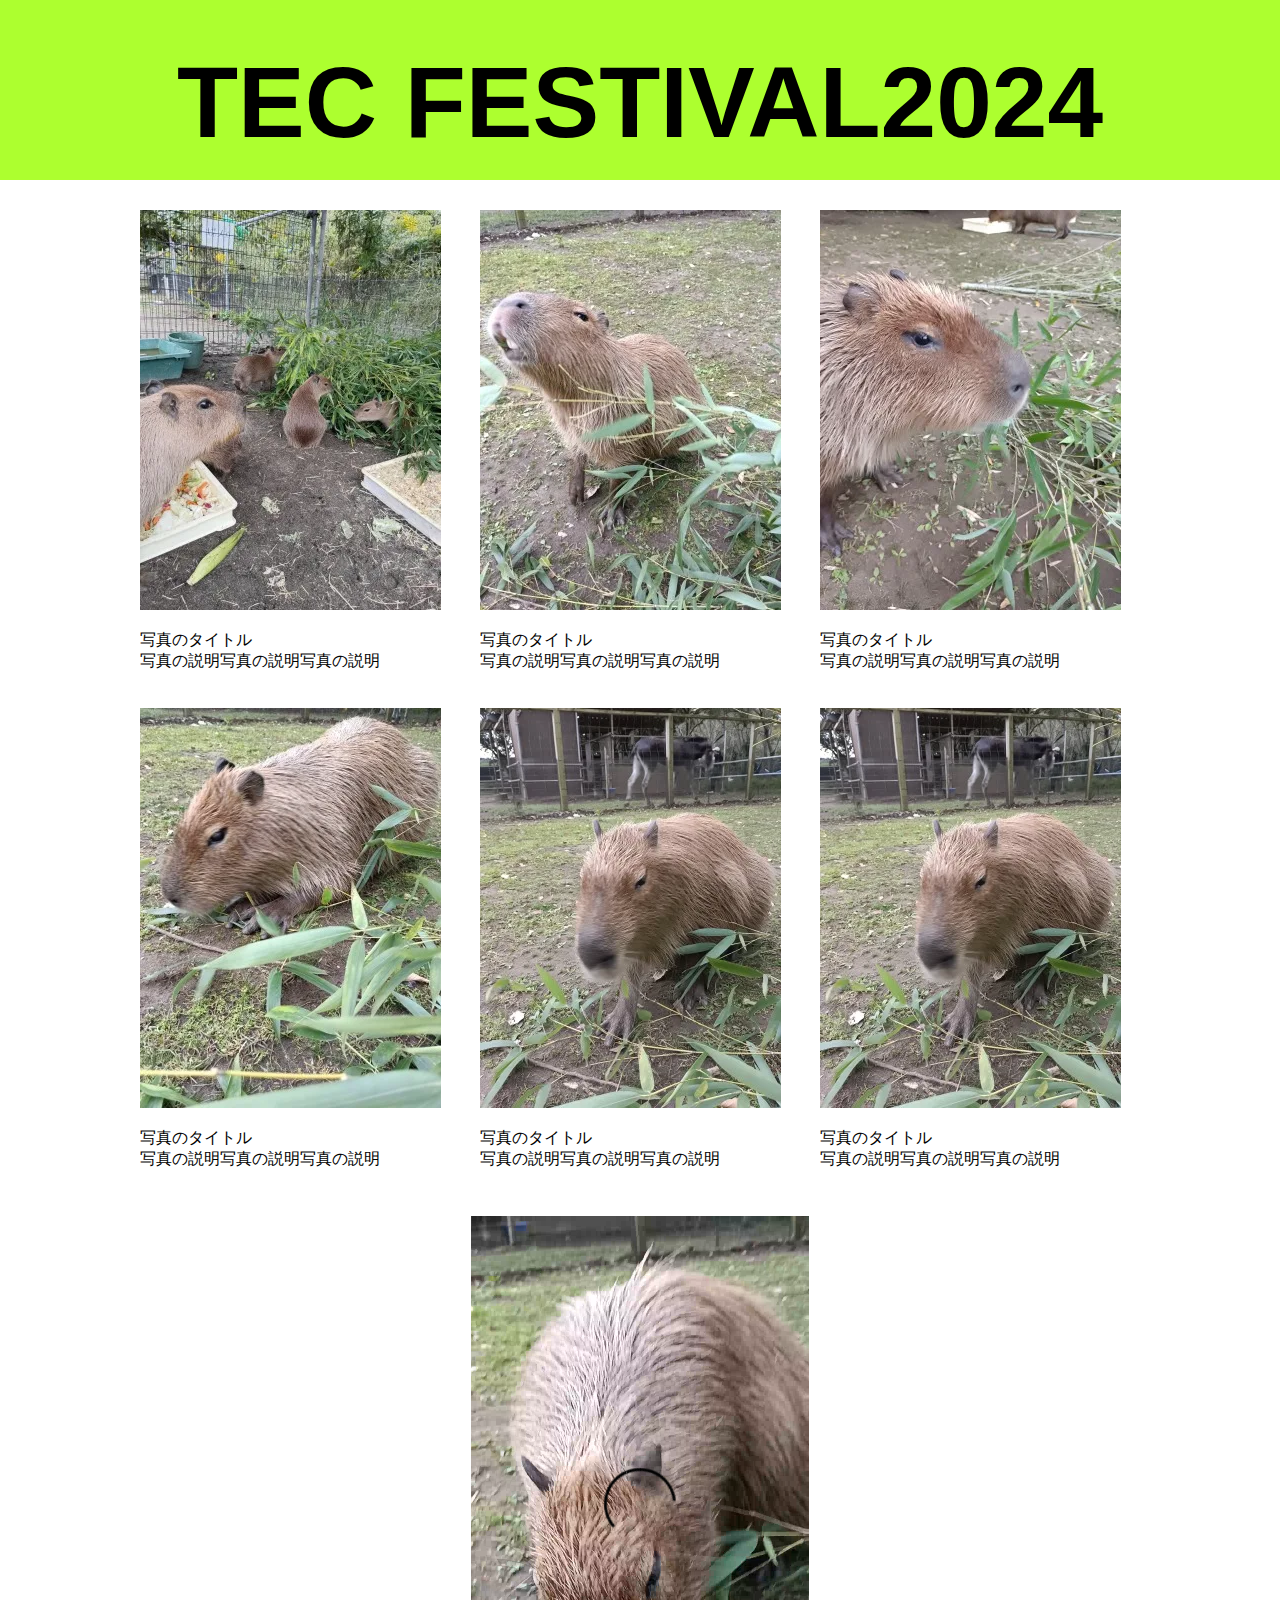
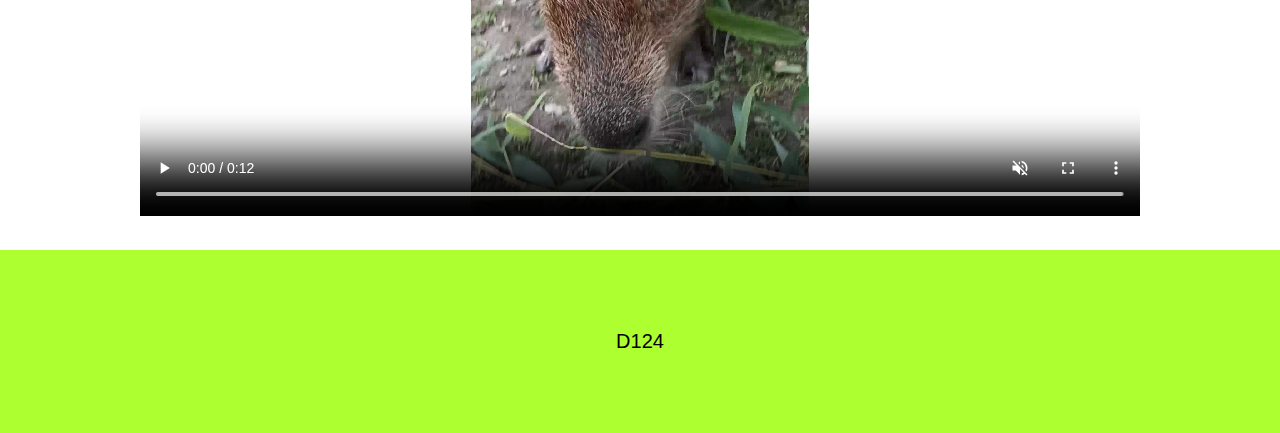
<file: index.html>
<!DOCTYPE html>
<html lang="ja">
<head>
    <meta charset="UTF-8">
    <meta name="viewport" content="width=device-width, initial-scale=1.0">
    <title>学園祭思い出サイト</title>
    <link rel="stylesheet" href="css/style.css">
</head>
<body>
    
    <!-- ヘッダー -->
    <header class="text">TEC FESTIVAL2024</header>

    <!-- メイン -->
    <main>
        <!-- 写真 -->
        <div class="items">
            <div class="item">
                <img src="image/img1.webp" alt="">
                <p>
                    写真のタイトル<br>
                    写真の説明写真の説明写真の説明
                </p>
            </div>
            <div class="item">
                <img src="image/img2.webp" alt="">
                <p>
                    写真のタイトル<br>
                    写真の説明写真の説明写真の説明
                </p>
            </div>
            <div class="item">
                <img src="image/img3.webp" alt="">
                <p>
                    写真のタイトル<br>
                    写真の説明写真の説明写真の説明
                </p>
            </div>
            <div class="item">
                <img src="image/img4.webp" alt="">
                <p>
                    写真のタイトル<br>
                    写真の説明写真の説明写真の説明
                </p>
            </div>
            <div class="item">
                <img src="image/img5.webp" alt="">
                <p>
                    写真のタイトル<br>
                    写真の説明写真の説明写真の説明
                </p>
            </div>
            <div class="item">
                <img src="image/img5.webp" alt="">
                <p>
                    写真のタイトル<br>
                    写真の説明写真の説明写真の説明
                </p>
            </div>
        </div>

        <!-- 動画 -->
        <div class="video">
            <video src="image/video.mp4" controls autoplay muted loop playsinline></video>
        </div>
    </main>

    <!-- フッター -->
    <footer>D124</footer>

</body>
</html>
</file>
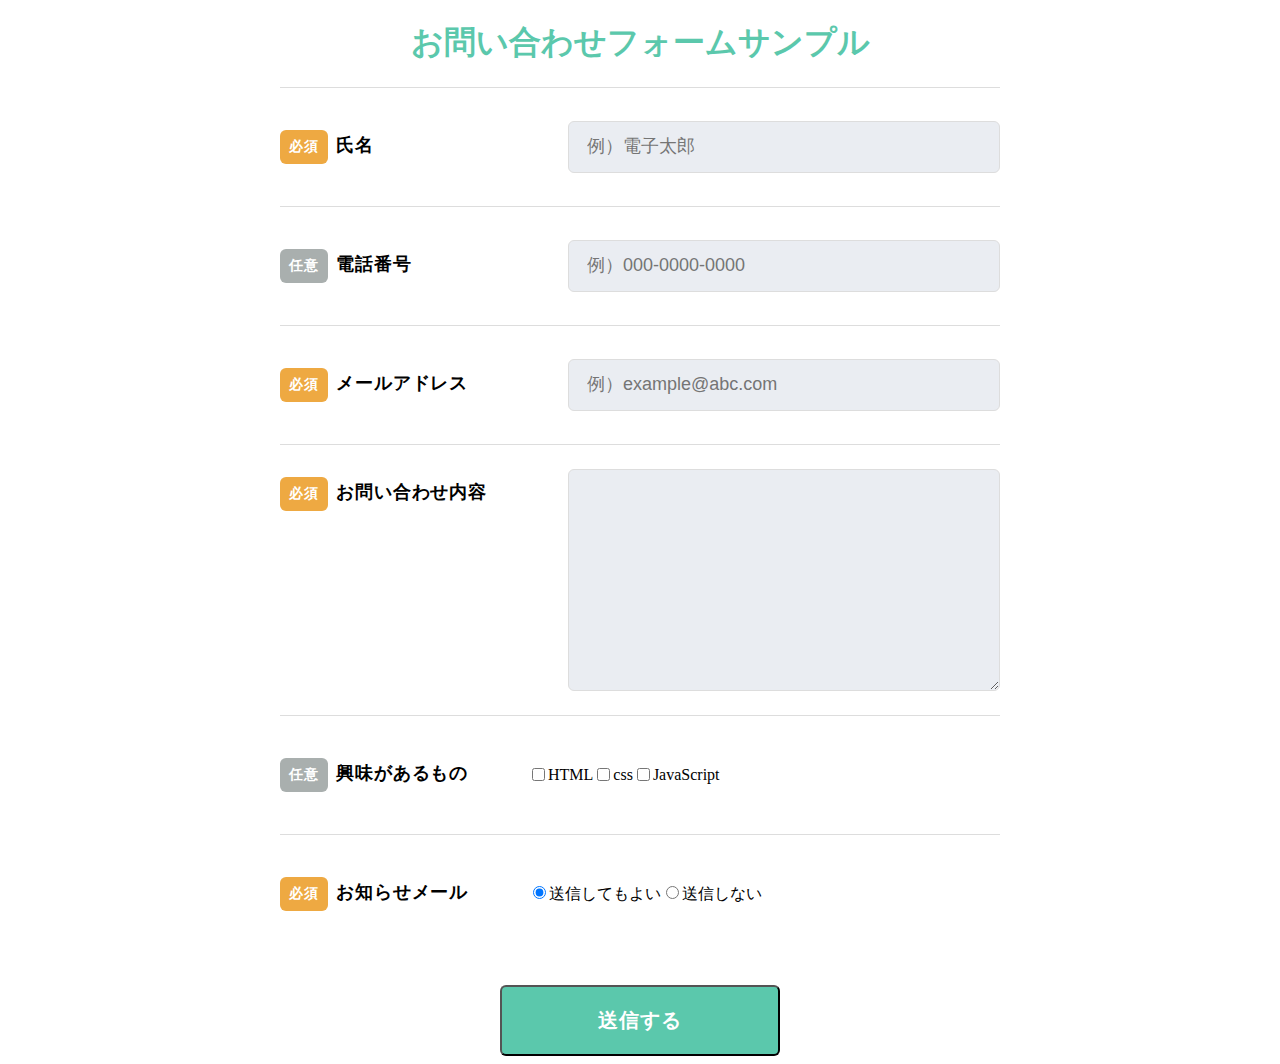
<file: form.html>
<!DOCTYPE html>
<html lang="ja">

<head>
    <meta charset="UTF-8">
    <meta http-equiv="X-UA-Compatible" content="IE=edge">
    <meta name="viewport" content="width=device-width, initial-scale=1.0">
    <title>お問い合わせ</title>
    <style>
        h1{
            text-align: center;
            color: #5bc8ac;
        }
        .Form {
            margin: 0 auto;
            max-width: 720px;
        }

        .Form-Item {
            border-top: 1px solid #ddd;
            padding-top: 24px;
            padding-bottom: 24px;
            width: 100%;
            display: flex;
            align-items: center;
            margin: 0 auto;
        }

        .Form-Item-Label {
            width: 100%;
            max-width: 248px;
            letter-spacing: 0.05em;
            font-weight: bold;
            font-size: 18px;
        }

        .Form-Item-Label.isMsg {
            margin-top: 8px;
            margin-bottom: auto;
        }

        .Form-Item-Label-Required {
            border-radius: 6px;
            margin-right: 8px;
            padding-top: 8px;
            padding-bottom: 8px;
            width: 48px;
            display: inline-block;
            text-align: center;
            background: rgb(238, 169, 66);
            color: #fff;
            font-size: 14px;
        }

        .Form-Item-Input {
            border: 1px solid #ddd;
            border-radius: 6px;
            margin-left: 40px;
            padding-left: 1em;
            padding-right: 1em;
            height: 48px;
            flex: 1;
            width: 100%;
            max-width: 410px;
            background: #eaedf2;
            font-size: 18px;
        }

        .Form-Item-Textarea {
            border: 1px solid #ddd;
            border-radius: 6px;
            margin-left: 40px;
            padding-left: 1em;
            padding-right: 1em;
            height: 216px;
            flex: 1;
            width: 100%;
            max-width: 410px;
            background: #eaedf2;
            font-size: 18px;
        }

        .Form-Btn {
            border-radius: 6px;
            margin-top: 32px;
            margin-left: auto;
            margin-right: auto;
            padding-top: 20px;
            padding-bottom: 20px;
            width: 280px;
            display: block;
            letter-spacing: 0.05em;
            background: #5bc8ac;
            color: #fff;
            font-weight: bold;
            font-size: 20px;
        }

        .Form-Btn-Free{
            background-color: #a9afae;
        }
    </style>
</head>

<body>
    <h1>お問い合わせフォームサンプル</h1>
    <form action="#" method="post">
        <div class="Form">
            <div class="Form-Item">
                <p class="Form-Item-Label"><span class="Form-Item-Label-Required">必須</span>氏名</p>
                <input type="text" name="name" class="Form-Item-Input" placeholder="例）電子太郎" required>
            </div>
            <div class="Form-Item">
                <p class="Form-Item-Label"><span class="Form-Item-Label-Required Form-Btn-Free">任意</span>電話番号</p>
                <input type="text" name="tel" class="Form-Item-Input" placeholder="例）000-0000-0000">
            </div>
            <div class="Form-Item">
                <p class="Form-Item-Label"><span class="Form-Item-Label-Required">必須</span>メールアドレス</p>
                <input type="email" name="mail" class="Form-Item-Input" placeholder="例）example@abc.com" required>
            </div>
            <div class="Form-Item">
                <p class="Form-Item-Label isMsg"><span class="Form-Item-Label-Required">必須</span>お問い合わせ内容</p>
                <textarea class="Form-Item-Textarea" name="inquiry" required></textarea>
            </div>
            <div class="Form-Item">
                <p class="Form-Item-Label"><span class="Form-Item-Label-Required Form-Btn-Free">任意</span>興味があるもの</p>
                <input type="checkbox" id="HTML" name="interest" value="HTML">
                <label for="HTML">HTML</label>
                <input type="checkbox" id="css" name="interest" value="css">
                <label for="css">css</label>
                <input type="checkbox" id="JavaScript" name="interest" value="JavaScript">
                <label for="JavaScript">JavaScript</label>
            </div>
            <div class="Form-Item">
                <p class="Form-Item-Label"><span class="Form-Item-Label-Required">必須</span>お知らせメール</p>
                <label><input type="radio" name="ml" value="送信してもよい" checked required>送信してもよい</label>
                <label><input type="radio" name="ml" value="送信しない">送信しない</label>
            </div><input type="submit" class="Form-Btn" value="送信する">
        </div>
    </form>
</body>

</html>
</file>
<file: css/style.css>
html{
    font-size: 16px;
    font-family: sans-serif;
}

body{
    margin: 0 auto;
}

header {
    font-weight: bold;
    font-size: 100px;
    background-color: #adff2f;
    width: 100%;
    text-align: center;
    padding-top: 45px;
    padding-bottom: 20px;
    margin-bottom: 30px;
}

main{
    max-width: 1000px;
    margin: 0 auto;
}

footer {
    background-color: #adff2f;
    width: 100%;
    text-align: center;
    font-size: 20px;
    padding: 80px 0;
    margin-bottom: 0;
}

.items {
    display: grid;
    grid-template-columns: 1fr 1fr 1fr;
    gap: 20px;
}

video {
    width: 1000px;
    height: 600px;
    margin: 30px auto;
}
</file>
